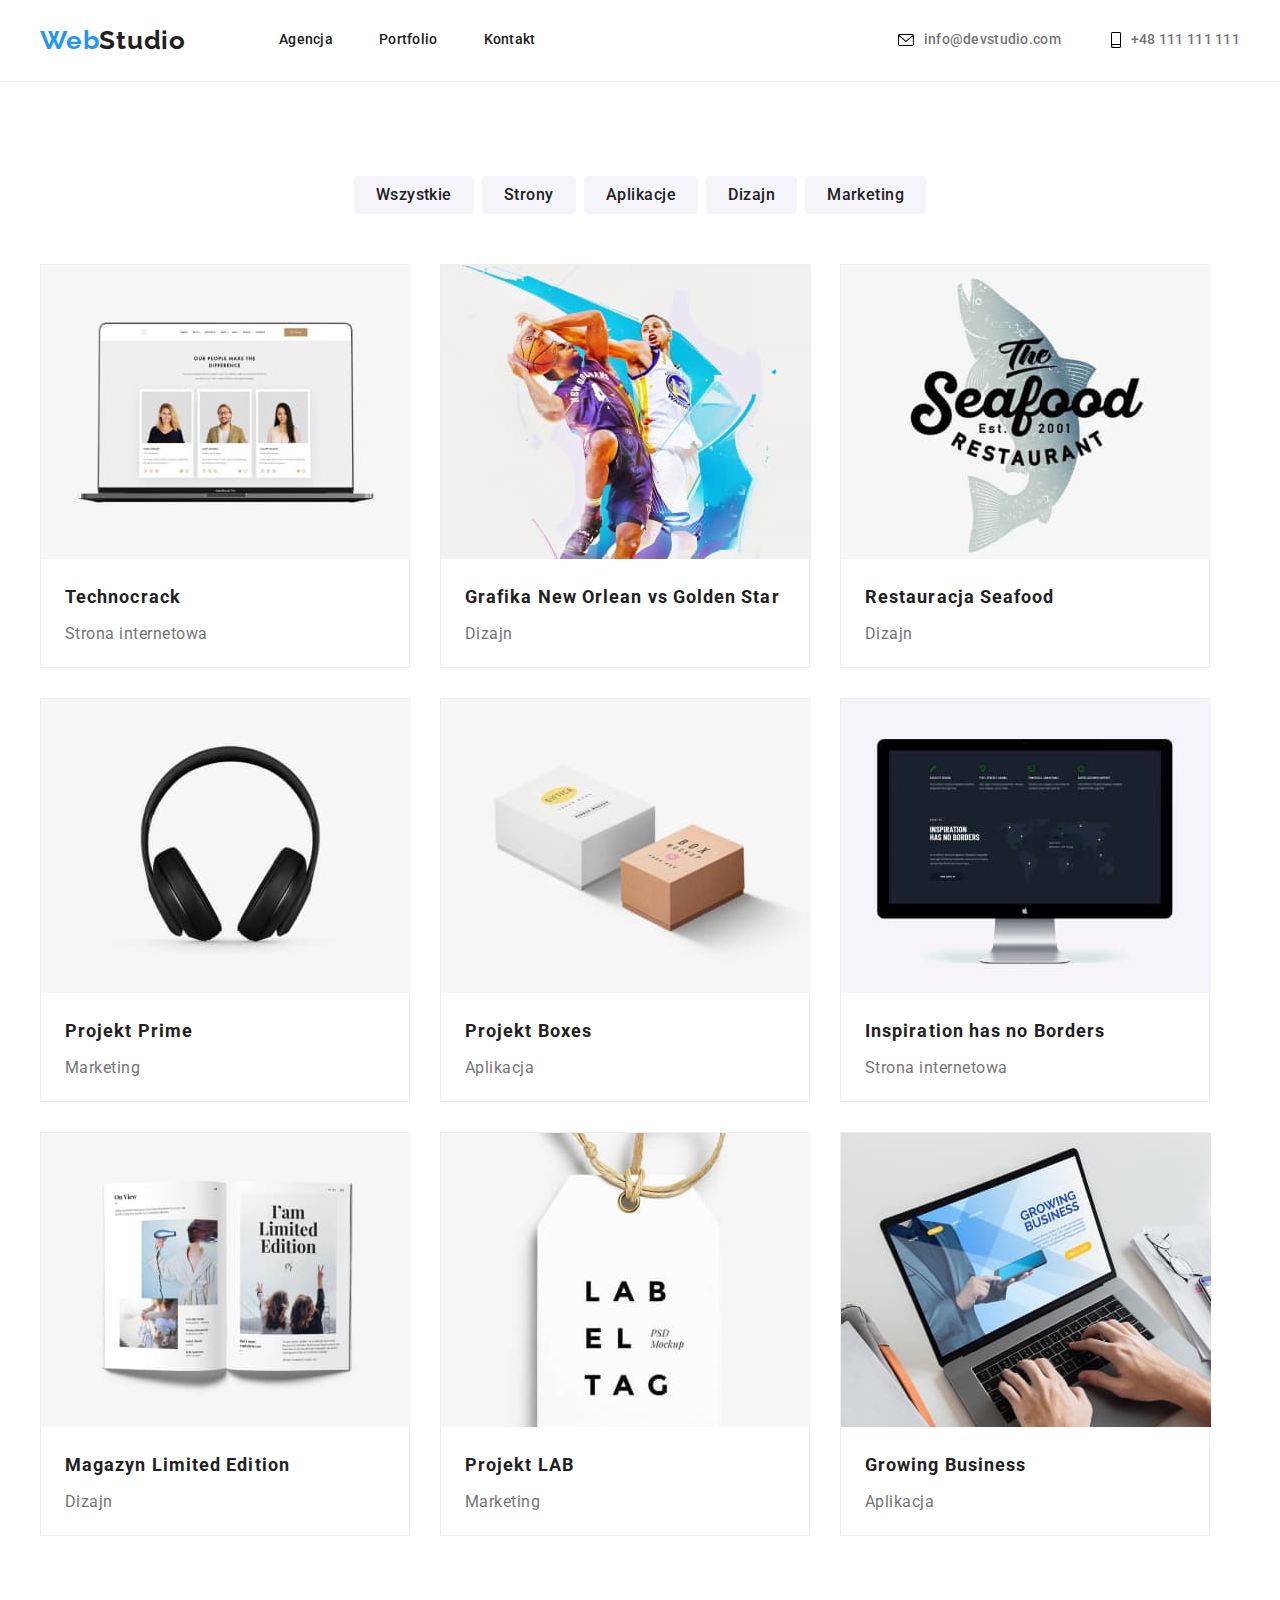
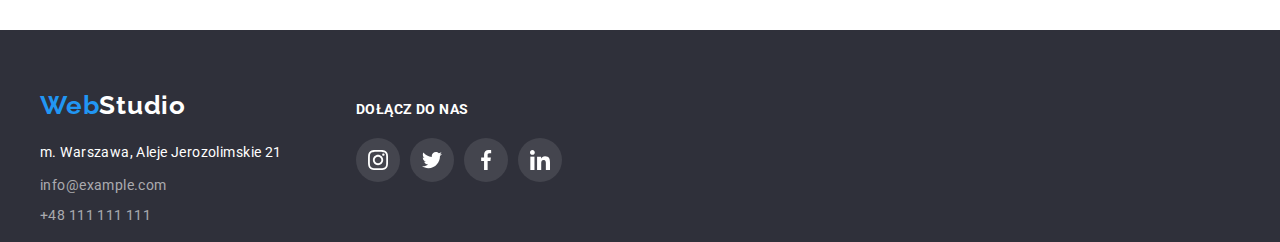
<file: portfolio.html>
<!DOCTYPE html>
<html lang="pl">
    <head><meta charset="UTF-8">
    <meta http-equiv="X-UA-Compatible" content="IE=edge">
<meta name="viewport" content="width=device-width, initial-scale=1.0">
<title>Webstudio</title>
<link rel="stylesheet" href="./css/modern-normalize.css"/>
<link rel="preconnect" href="https://fonts.googleapis.com">
<link rel="preconnect" href="https://fonts.gstatic.com" crossorigin>
<link href="https://fonts.googleapis.com/css2?family=Raleway:wght@700&family=Roboto:wght@400;500;700;900&display=swap" rel="stylesheet">

<link rel="stylesheet" href="css/styles.css"/>
    </head>
    <body>
        <header class="header">
            <div class="container">
            <h3 class="webstudio"><a class="link2" href="text"><span>Web</span>Studio</a></h3>
    <nav>
        <ul class="lista">
            <a class="agencja" class="menu-item" href="index.html"><li class="agencja">Agencja</li></a>
            <a class="portfolio" class="menu-item" href="portfolio.html"><li class="portfolio">Portfolio</li></a>
            <li class="kontakt"class="menu-item">Kontakt</li>
        </ul>
</nav>
<div class="contact">
    <ul class="contacts">
        <li class="contacts-item">

<a class="link" class="menu-item" href="mailto:info@devstudio.com"><svg class="icon envelope">
    <use href="./sprite.svg#icon-envelope"></use></svg>info@devstudio.com</a>
</li>
<li class="contacts-item">

<a class="link" class="menu-item" href="tel:+48111111111"><svg class="icon smartphone">
    <use href="./sprite.svg#icon-smartphone"></use>
</svg>+48 111 111 111</a>
</li>
</ul>
</div>
</div>
</header>
<main>
    <section class="buttonki">
        
    <div class="container">
        <button type="button" class="button-portfolio" class="button11">Wszystkie</button>
        <button type="button" class="button-portfolio" class="button12">Strony</button>
        <button type="button" class="button-portfolio" class="button13">Aplikacje</button>
        <button type="button" class="button-portfolio" class="button14">Dizajn</button>
        <button type="button" class="button-portfolio" class="button15">Marketing</button>
       </div>
    </section>


    <section class="portfolio01">
        
    <div class="container">
        <ul class="lista01">
            <li class="portfolio_1">
                    <img class="portfolio02" src="images/portfolio/img1.jpg" 
                    alt="John Doe Product Designer" 
                    width="370" 
                    height="294"/>
                    <h4>Technocrack</h4>
                    <p class="images-portfolio">Strona internetowa</p>
            </li>
            <li class="portfolio_1">
                    <img class="portfolio02" src="images/portfolio/img2.jpg" 
                    alt="John Doe Frontend Developer" 
                    width="370" 
                    height="294"/>
                    <h4>Grafika New Orlean vs Golden Star</h4>
                    <p class="images-portfolio">Dizajn</p>
            </li>
            <li class="portfolio1">
                    <img class="portfolio02" src="images/portfolio/img3.jpg" 
                    alt="John Doe Marketing" 
                    width="370" 
                    height="294"/>
                    <h4>Restauracja Seafood</h4>
                    <p class="images-portfolio">Dizajn</p>
            </li>
            <li class="portfolio_3">
                    <img class="portfolio02" src="images/portfolio/img4.jpg" 
                    alt="John Doe Ul Designer" 
                    width="370" 
                    height="294"/>
                    <h4>Projekt Prime</h4>
                    <p class="images-portfolio">Marketing</p>
            </li>
            <li class="portfolio_3">
                <img class="portfolio02" src="images/portfolio/img5.jpg"  
                alt="John Doe Ul Designer" 
                width="370" 
                height="294"/>
                <h4>Projekt Boxes</h4>
                <p class="images-portfolio">Aplikacja</p>
            </li>   
            <li class="portfolio3">
            <img class="portfolio02" src="images/portfolio/img6.jpg" 
            alt="John Doe Ul Designer" 
            width="370" 
            height="294"/>
            <h4>Inspiration has no Borders</h4>
            <p class="images-portfolio">Strona internetowa</p>
            </li>
            <li class="portfolio_2">
                <img class="portfolio02" src="images/portfolio/img7.jpg" 
                alt="John Doe Ul Designer" 
                width="370" 
                height="294"/>
                <h4>Magazyn Limited Edition</h4>
                <p class="images-portfolio">Dizajn</p>
             </li>
             <li class="portfolio_2">
                <img class="portfolio02" src="images/portfolio/img8.jpg" 
                alt="John Doe Ul Designer" 
                width="370" 
                height="294"/>
                <h4>Projekt LAB</h4>
                <p class="images-portfolio">Marketing</p>
             </li>
             <li class="portfolio2">
                <img class="portfolio02" src="images/portfolio/img9.jpg" 
                alt="John Doe Ul Designer" 
                width="370" 
                height="294"/>
                <h4>Growing Business</h4>
                <p class="images-portfolio">Aplikacja</p>
             </li>
        </ul>
        </div>
    </section>
</div>
    </main>
    
    <footer>
        <div class="container">
          <div class="footer_flex">
              <div class="footer_adres">
          <h3><a class="link3" href="text"><span>Web</span>Studio</a></h3>
          <address>
              m. Warszawa, Aleje Jerozolimskie 21
              <a class="link1" href="info@example.com">info@example.com</a>
              <a class="link1" href="tel:+48111111111">+48 111 111 111</a>
            </address>
      
          </div>
                  <div class="footer-join-us">
              <h3 class="footer-h3">Dołącz do nas</h3>
              
              <ul class="footer-social-list">
                <li class="social">
                  <a class="footer-social-list-item" href="#">
                    <svg class="footer-social-list-item-icon">
                      <use href="./sprite.svg#icon-instagram"></use></svg></a>
                </li>
                <li class="social">
                  <a class="footer-social-list-item" href="#">
                    <svg class="footer-social-list-item-icon">
                      <use href="./sprite.svg#icon-twitter"></use></svg></a>
                </li>
                <li class="social">
                  <a class="footer-social-list-item" href="#">
                      <svg class="footer-social-list-item-icon">
                      <use href="./sprite.svg#icon-facebook"></use></svg></a>
                </li>
                <li class="social">
                  <a class="footer-social-list-item" href="#">
                    <svg class="footer-social-list-item-icon">
                      <use href="./sprite.svg#icon-linkedin"></use></svg></a>
                </li>
              </ul>
          </div>
      </div>
      </footer>
      </body>
      </html>
</file>
<file: css/styles.css>
*{
    margin: 0px;
    padding: 0px;}

*,
*::before,
*::after{
    box-sizing: border-box;}
    

.buttonki .container{
    text-align: center;
    justify-content: center;
    display: flex;
} 
header{
    background: #FFFFFF;
    padding-top: 25px;
    padding-bottom: 25px;
    border-bottom-width: 1px; 
    border-bottom-style: solid;
    border-bottom-color: rgb(236, 236, 236);
   display: flex;
    border-bottom: 1px solid #ececec;
    }
.link .container{
    margin-left: auto;
}
    
.header .container{
    display: flex;
    align-items: center;
}
.container{
  width: 1200px;
margin: 0 auto;}

 
    nav{
        display: flex;
        background: #FFFFFF;}



        .header .contact {
            list-style-type: none;
            display: flex;
            justify-content: center;
            align-items: center; 
            margin-left: auto; 
        }
        
.contacts{
    display: flex;
    flex-wrap: wrap;
    align-items: center;
    justify-content: flex-end;
}


.contacts-item{
    display: flex;
    flex-wrap: nowrap;
}

.link:hover,
.link:focus,
.contacts-item:hover,
.contacts-item:focus{
    fill:#2196F3;
    color:#2196F3;

}


    a[class="link"]{
        list-style-type: none;
        display: flex;
        margin-left: auto;
        align-items: center;
        font-weight: 500;
        font-size: 14px;
        line-height: 1.14;
        letter-spacing: 0.02em;
        color: #757575;
        text-decoration: none;
        
       
        font-style: normal;
       }

.envelope:hover, .smartphone:hover{
    stroke: #2196F3;
    cursor: pointer;
}
.envelope{
    width:16px;
height: 12px;
margin-right: 10px;
}
.smartphone{
    width: 10px;
    height: 16px;
    margin-right: 10px;
}


.envelope{
    width: 16px;
    height: 12px;
    margin-right: 10px;
}

a[href="mailto:info@devstudio.com"]{
    margin-right: 50px;
}



a[class="agencja"]{
    color:#212121;
    text-decoration: none;
margin-right: 46px;}

a[class="portfolio"]{
    color:#212121;
    text-decoration: none;
margin-right: 46px;}
 



.agencja:hover{
    color:#2196F3;}

.portfolio:hover{
    color:#2196F3;}

.kontakt:hover{
    color:#2196F3;}



  
   
    
      

    .link2{
        color: #212121;
        text-decoration: none;
        width: 145px;
        height: 31px;
        font-family: 'Raleway';
        font-style: normal;
        font-weight: 700;
        font-size: 26px;
        line-height: 1.19;
        letter-spacing: 0.03em;
        margin-top: 24px;
        margin-bottom: 25px;
        margin-right: 93px;
        text-transform: capitalize;}
ul[class="lista"]{  
    cursor: pointer;
    list-style: none;
    font-style: normal;
    font-weight: 500;
    font-size: 14px;
    line-height: 1.14;
    letter-spacing: 0.02em;
    display: flex;
    align-items: center;
justify-content: space-between;}

    .link1:hover{
        color: #2196F3;}  
body{
    font-family: 'Roboto';
    color: #212121;
    font-weight: 400;
display: block;}

section[class="nagłówek"]{
    text-align: center;
    background: #2F303A;
    padding-top: 200px;
    padding-right: 0px;
    padding-bottom: 200px;
    padding-left: 0px;

    background-image: linear-gradient(rgba(47, 48, 58, 0.4),rgba(47, 48, 58, 0.4)),
    url("/images/tło.jpg");
background-repeat: no-repeat;
background-size: cover;
flex-grow: 1;}
    
section[class="lorem"]{
    margin-top: 94px;
}

footer{
    background: #2F303A;
    padding-top: 60px;
    padding-right: 0px;
    padding-bottom: 60px;
    padding-left: 0px;
    color: #fff;
    font-style: normal;}

    .footer_adres{
        margin-right: 70px;
    }

.footer_flex{
    display: flex;
}


p[class="text"]{
    font-style: normal;
    font-weight: 400;
    font-size: 14px;
    line-height: 1.71;
    letter-spacing: 0.03em;
    color: #757575;
    justify-content: space-between;
    margin-right: 30px;} 


.nasz-zespół{
    background: #F5F4FA;
    line-height: 1.17;
    justify-content: space-between;}

span{
    color: #2196F3;}



.link1{
    width: 231px;
    height: 21px;    
    font-style: normal;
    font-weight: 400;
    font-size: 14px;
    line-height: 1.71; 
    letter-spacing: 0.03em;    
    color: rgba(255, 255, 255, 0.6);
    text-decoration: none;
display: block;
margin-top: 9px;}



.link3{
    color: #FFFFFF;
    text-decoration: none;
    width: 145px;
    height: 31px;  
    font-family: 'Raleway';  
    font-style: normal;
    font-weight: 700;
    font-size: 26px;
    line-height: 1.19;
    letter-spacing: 0.03em;
    text-transform: capitalize;
    margin-bottom: 20px;
    text-decoration-line: none;
    display: inline-block;}
    
  
ul[class="lista01"]{
    display: flex;
    cursor: pointer;
    list-style: none;
    font-style: normal;
    font-weight: 500;
    font-size: 14px;
    line-height: 1.14;
    letter-spacing: 0.02em;
    display: flex;
    flex-wrap: wrap;
    align-items: center;
    margin-bottom: 94px;
}

address{
    width: 246px;
    height: 21px;
    font-style: normal;
    font-weight: 400;
    font-size: 14px;
    line-height: 1.71;
    letter-spacing: 0.03em;
    color: #FFFFFF;
    display: block;
    list-style-type: none;}

h1{
    text-align: center;
    font-style: normal;
    font-size: 44px;
    font-weight: 900;
    line-height: 1.36;
    letter-spacing: 0.06em;
    text-transform: uppercase;
    color: #FFFFFF;
    max-width: 696px;
    margin-top: 0px;
    margin-right: auto;
    margin-bottom: 30px;
    margin-left: auto;}

h3[id="zespół"]{
    width: 72px;
    height: 19px;
    font-style: normal;
    font-weight: 500;
    font-size: 16px;
    line-height: 1.19;
    text-align: center;
    letter-spacing: 0.03em;
    color: #212121;
    margin-top: 30px;
    margin-bottom: 10px;
margin-right: 99px;
margin-left: 99px;
}

h3[id="lorem"]{
    margin-bottom: 10px;}

h4{
    width: 322px;
    height: 36px;
    font-style: normal;
    font-weight: 700;
    font-size: 18px;
    line-height: 2;
    letter-spacing: 0.06em;
margin-top: 20px;
margin-bottom: 4px;
margin-right: 24px;
margin-left: 24px;}

.button{
    width: 200px;
    height: 50px;
    cursor: pointer;
    background: #2196F3;
    box-shadow: 0px 4px 4px rgba(0, 0, 0, 0.15);
    border-radius: 4px;
    color: #FFFFFF;
border: 0px; }

#title{
    font-style: normal;
    font-weight: 700;
    font-size: 36px;
    line-height: 1.17;
    text-align: center;
    letter-spacing: 0.03em;
    margin-top: 94px;
    margin-bottom: 50px;}

#title1{
    font-style: normal;
    font-weight: 700;
    font-size: 36px;
    line-height: 1.17;
    text-align: center;
    letter-spacing: 0.03em;
    color: #212121;
    padding-top: 94px;
    margin-bottom: 50px;}

#lorem{
    font-style: normal;
    font-weight: 700;
    font-size: 14px;
    line-height: 1.14;
    letter-spacing: 0.03em;}

    img{
        display: block;
    }

img[alt="domeone writting on keyboard"]{
    width: 370px;
    height: 294px;
    background: url(images/Czymsięzajmujemy/img1.jpg);
    mix-blend-mode: normal;}

img[alt="someone use his phone near his laptop"]{
    width: 370px;
    height: 294px;
    background: url(images/Czymsięzajmujemy/img2.jpg);}

img[alt="someone looking at colour palette at his tablet"]{
    width: 370px;
    height: 294px;
    background: url(images/Czymsięzajmujemy/img3.jpg);}

img[src="images/Naszzespół/ludzie1.jpg"]{
    width: 270px;
    height: 260px;
    background: url(images/Naszzespół/ludzie1.jpg);
    border-radius: 0px;}

img[src="images/Naszzespół/ludzie2.jpg"]{
    width: 270px;
    height: 260px;
    background: url(images/Naszzespół/ludzie2.jpg);
    border-radius: 0px;}

img[src="images/Naszzespół/ludzie3.jpg" ]{
    width: 270px;
    height: 260px;
    background: url(images/Naszzespół/ludzie3.jpg);
    border-radius: 0px;}

img[src="images/Naszzespół/ludzie4.jpg" ]{
    width: 270px;
    height: 260px;
    background: url(images/Naszzespół/ludzie4.jpg);
    border-radius: 0px;}

p[class="images-portfolio"]{
    width: 322px;
    height: 30px;
    font-family: 'Roboto';
    font-style: normal;
    font-weight: 400;
    font-size: 16px;
    line-height: 1.88;
    letter-spacing: 0.03em;
    color: #757575;
margin-left: 24px;
margin-right: 24px;
margin-bottom: 20px;}


  
  li[class="picture"]{
    margin-bottom: 94px;}
 .picture:not(:last-child){

margin-right: 30px;
 }
    .box{
        width: 270px;
        height: 428px;
        background: #FFFFFF;
        border-radius: 0px 0px 4px 4px;
        margin: 0;
        padding: 0;
        line-height: 1.17;
        margin-bottom: 94px;
        
        box-shadow: 0px 1px 3px rgba(0, 0, 0, 0.12), 0px 1px 1px rgba(0, 0, 0, 0.14), 0px 2px 1px rgba(0, 0, 0, 0.2);
border-radius: 0px 0px 4px 4px;
    }

    .box:not(:last-child){
        margin-right: 30px;
    }



.images11, .images12, .images13, .images14{
    font-style: normal;
    font-weight: 400;
    font-size: 16px;
    line-height: 1.19;
    text-align: center;
    color: #757575;
}

.images11{
    margin-top: 10px;
margin-bottom: 30px;
margin-left: 70px;
margin-right: 70px;
}
.images12{
    margin-top: 10px;
margin-bottom: 30px;
margin-left: 62px;
margin-right: 61px;
}
.images13{
    margin-top: 10px;
margin-bottom: 30px;
margin-left: 97px;
margin-right: 97px;
}
.images14{
    margin-top: 10px;
    margin-bottom: 30px;
margin-left: 92px;
margin-right: 91px;
}

.portfolio1, .portfolio_1, .portfolio2, .portfolio_2, .portfolio3, .portfolio_3{ 
    width: 370px;
    height: 404px;
    background: #FFFFFF;
    background-color: var(--white);
    max-width: 370px;
    border: 1px solid #EEEEEE;}

    .portfolio1:hover, .portfolio1:focus, .portfolio_1:hover, .portfolio_1:focus, .portfolio2:hover, .portfolio2:focus, .portfolio_2:hover, .portfolio_2:focus, .portfolio3:hover, .portfolio3:focus, .portfolio_3:hover, .portfolio_3:focus{ 
    box-shadow: 0px 1px 1px rgba(0, 0, 0, 0.12), 0px 4px 4px rgba(0, 0, 0, 0.06), 1px 4px 6px rgba(0, 0, 0, 0.16);}
    
    .portfolio1, .portfolio_1, .portfolio3, .portfolio_3{
        margin-bottom: 30px;
    }

   .portfolio_1, .portfolio_2, .portfolio_3{
    margin-right: 30px;
   }

 

section[class="portfolio01"]{
    display: block;
}

img[class="portfolio02"]{
    display: block;
}

.button-portfolio:not(:last-child){
    margin-right: 8px;
}
.button-portfolio:hover,
.button-portfolio:focus{
    color: #FFFFFF;
    background-color: #2196F3;
    text-decoration: underline dotted #2196F3;

    box-shadow: 0px 3px 1px rgba(0, 0, 0, 0.1), 0px 1px 2px rgba(0, 0, 0, 0.08), 0px 2px 2px rgba(0, 0, 0, 0.12);
    border-radius: 4px;}


.button-portfolio{
    cursor: pointer;
    font-family: 'Roboto';
    font-style: normal;
    font-weight: 500;
    font-size: 16px;
    line-height: 26px;
    text-align: center;
    letter-spacing: 0.03em;
    color: #212121;
 
    background: #F5F4FA;
    border-radius: 4px;
    padding-left: 22px;
    padding-right: 22px;
    padding-top: 6px;
    padding-bottom: 6px;
    border: 0px;
}
.buttonki{
    justify-content: center;
    flex-wrap: wrap;
    padding-top: 94px;
    padding-bottom: 50px;
    list-style-type: none;
    display: flex;
    
}

.button11{
    width: 121px;
    height: 38px;
}

.button12{
    width: 93px;
    height: 38px;
}

.button13{
    width: 114px;
    height: 38px;
}

.button14{
    width: 91px;
    height: 38px;
}

.button15{
    width: 121px;
    height: 38px;
}





.social-icon{
    width: 20px;
    height: 20px;
    fill: #AFB1B8;
}

.social-list {
    display: flex;
    align-items: center;
    justify-content: space-between;
    margin-right: 32px;
margin-left: 32px;
  }
  

.list_a {
    list-style: none;
  }
  
  .link_a {
    text-decoration: none;
  }

  .link_b{
    margin-right: 10px;
  }

      
  .social-list__link {
    color: var(--team-list-item-social-list-item-icon-color);
    align-self: center;
    display: flex;
    width: 44px;
    height: 44px;
    background-color: #fff;
    border-radius: 50%;
    align-items: center;
    justify-content: center;
    transition: all 250ms linear;
  }

  
  .social-list__link:hover,
  .social-list__link:focus,
  .social-list__link:hover svg{
    fill: #fff;
    background-color: #2196F3;
  }
  



  .testimonials-list-item-thumbnail {
    fill: #F5F4FA;
    display: flex;
    justify-content: center;
    width: 270px;
    height: 120px;
    padding: 25px 0;
    border-radius: 4px;
    margin-bottom: 30px;
    background-color: #F5F4FA;
}

.testimonials-list-item-thumbnail-icon {
    width: 70px;
    height: 70px;
}



.clients{
    margin-top: 94px;
    margin-bottom: 94px;
}



.clients-heading {
    font-weight: 700;
    font-size: 36px;
    line-height: 1.2em;
    letter-spacing: 0.03em;
    margin-bottom: 50px;
    text-align: center;
}


.clients-list{
    list-style-type: none;
    display: flex;
    align-items: center;
    justify-content: center;
}

.clients-list-item {
    display: flex;
    justify-content: center;
    height: 92px;
    width: 170px;
    border: 1px solid #AFB1B8;
    border-radius: 4px;
    cursor: pointer;
    fill: #AFB1B8;

}

.clients-list-item:hover,
.clients-list-item:focus{
    fill: #2196F3;
    border-color: #2196F3;
}
.client:not(:last-child){
    margin-right: 30px;
}

.logo, .logo1 {
    width: 106x;
    height: 60.04px;
}

.logo2, .logo3, .logo4, .logo5{
    width: 106px;
    height: 60px;
}
.clients-list-item-icon {
    display: flex;
    align-self: center;}



.footer-join-us{
margin-top: 12px;
}

    .footer-h3 {
        font-weight: 700;
        text-transform: uppercase;
        font-size: 14px;
        line-height: 1.14em;
        letter-spacing: 0.03em;
        padding-bottom: 20px;
        color: #fff;
    }

    .footer-social-list {
        display: flex;
        align-items: center;
        list-style-type: none;
    }

    .footer-social-list-item {
        display: flex;
        justify-content: center;
        align-items: center;
        width: 44px;
        height: 44px;
        border-radius: 50%;
        background-color: rgba(255, 255, 255, 0.1);
        fill: #fff;
    }

    .footer-social-list-item-icon {
        width: 20px;
        height: 20px;
    }

    .social{
        display: flex;
        align-items: center;
        flex-wrap: wrap;
        gap: 10px;
    }
    .social:not(:last-child){
        margin-right: 10px;
    }


    .footer-social-list-item:hover,
    .footer-social-list-item:focus{
      background-color: #2196F3;
    }
</file>
